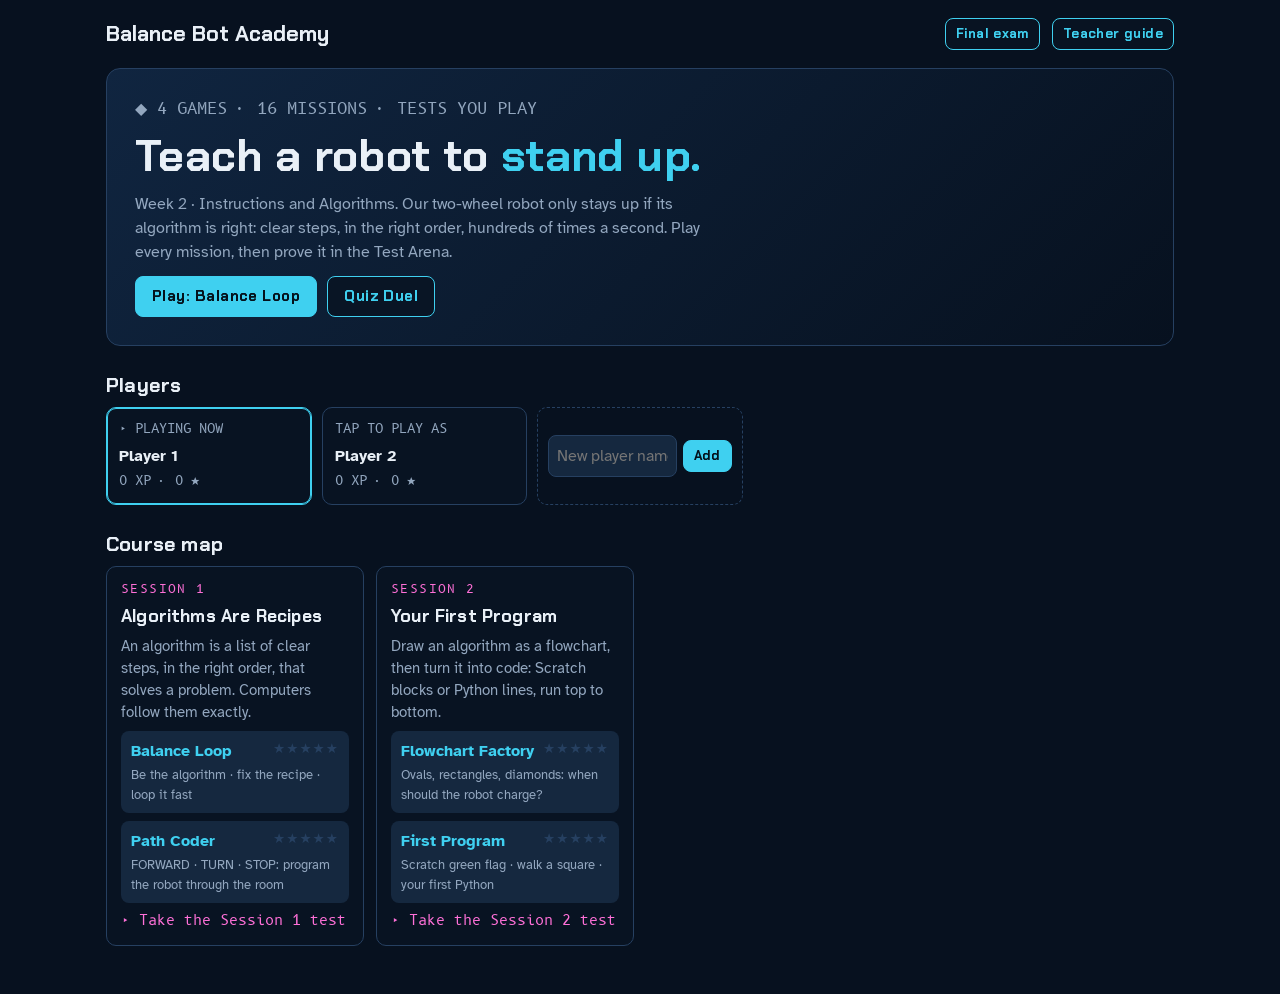
<file: index.html>
<!doctype html>
<html lang="en">
<head>
<meta charset="utf-8">
<meta name="viewport" content="width=device-width, initial-scale=1, viewport-fit=cover">
<title>Balance Bot Academy</title>
<link rel="preconnect" href="https://fonts.googleapis.com">
<link rel="preconnect" href="https://fonts.gstatic.com" crossorigin>
<link rel="stylesheet" href="https://fonts.googleapis.com/css2?family=Atkinson+Hyperlegible:wght@400;700&family=B612+Mono&family=Chakra+Petch:wght@500;700&display=swap">
<link rel="stylesheet" href="css/academy.css">
<style>
  body { overflow-y: auto; background: var(--bg); }
  .wrap { max-width: 1100px; margin: 0 auto; padding: 0 16px 48px; }
  .brand { display: flex; align-items: center; gap: 12px; padding-block: 18px; flex-wrap: wrap; }
  .brand .word { font-family: var(--f-display); font-weight: 700; font-size: 1.35rem; }
  .brand .grow { flex: 1; }
  .hero { border: 1px solid var(--line); border-radius: 14px; padding: 28px; background: linear-gradient(135deg, #102540, var(--bg)); display: grid; gap: 12px; }
  .hero h1 { font-family: var(--f-display); font-size: clamp(1.8rem, 5vw, 2.8rem); line-height: 1.05; }
  .hero h1 em { color: var(--cyan); font-style: normal; }
  .hero p { color: var(--dim); max-width: 60ch; }
  .hero .ac-actions { justify-content: flex-start; }
  h2.sec { font-family: var(--f-display); margin: 28px 0 10px; font-size: 1.25rem; }
  .players { display: grid; grid-template-columns: repeat(auto-fill, minmax(200px, 1fr)); gap: 10px; }
  .player { text-align: left; border: 1px solid var(--line); border-radius: var(--r); padding: 12px; background: var(--panel); color: var(--fg); font: inherit; cursor: pointer; display: grid; gap: 4px; }
  .player.cur { border-color: var(--cyan); box-shadow: 0 0 0 1px var(--cyan) inset; }
  .player small { font-family: var(--f-hud); color: var(--dim); }
  .addp { display: flex; gap: 6px; align-items: center; border: 1px dashed var(--line); border-radius: var(--r); padding: 10px; }
  .addp input { flex: 1; min-width: 0; background: var(--raised); border: 1px solid var(--line); border-radius: 8px; color: var(--fg); padding: 8px; font: inherit; }
  .map { display: grid; grid-template-columns: repeat(auto-fill, minmax(250px, 1fr)); gap: 12px; }
  .lesson { border: 1px solid var(--line); border-radius: var(--r); padding: 14px; background: var(--panel); display: grid; gap: 8px; align-content: start; }
  .lesson .n { font-family: var(--f-hud); font-size: 0.72rem; color: var(--magenta); letter-spacing: 0.12em; text-transform: uppercase; }
  .lesson h3 { font-family: var(--f-display); font-size: 1.1rem; }
  .lesson p { color: var(--dim); font-size: 0.92rem; }
  .lesson a.g { display: grid; grid-template-columns: 1fr auto; gap: 2px 8px; padding: 8px 10px; border-radius: 8px; background: var(--raised); color: var(--fg); text-decoration: none; }
  .lesson a.g:hover { outline: 1px solid var(--cyan); }
  .lesson a.g b { color: var(--cyan); }
  .lesson a.g small { grid-column: 1 / -1; color: var(--dim); }
  .lesson a.test { color: var(--magenta); font-family: var(--f-hud); font-size: 0.85rem; text-decoration: none; }
  .stars { color: var(--amber); letter-spacing: 1px; font-size: 0.85rem; }
  .stars .off { color: var(--line); }
</style>
</head>
<body>
<div class="wrap">
  <header class="brand">
    <span class="word" id="title">Balance Bot Academy</span>
    <span class="grow"></span>
    <a class="ac-btn ghost small" href="arena.html#all">Final exam</a>
    <a class="ac-btn ghost small" href="teacher.html">Teacher guide</a>
  </header>
  <section class="hero">
    <span class="mono dim" id="chip"></span>
    <h1>Teach a robot to <em>stand up.</em></h1>
    <p id="tagline">Week 2 · Instructions and Algorithms. Our two-wheel robot only stays up if its algorithm is right: clear steps, in the right order, hundreds of times a second. Play every mission, then prove it in the Test Arena.</p>
    <div class="ac-actions"><a class="ac-btn" id="go" href="#">Play</a><a class="ac-btn ghost" href="arena.html#all">Quiz Duel</a></div>
  </section>
  <h2 class="sec">Players</h2>
  <div class="players" id="players"></div>
  <h2 class="sec">Course map</h2>
  <div class="map" id="map"></div>
</div>
<script>window.AC_UNIT = 'Session'</script>
<script src="js/core.js"></script>
<script>
/* Course config: one entry per lesson in the notes. `game` + `missions` must match the ids used in each game's AC.missions(). */
const COURSE = {
  title: 'Balance Bot Academy',
  lessons: [
    { n: 1, title: 'Algorithms Are Recipes', summary: 'An algorithm is a list of clear steps, in the right order, that solves a problem. Computers follow them exactly.',
      games: [
        { url: 'balance.html', name: 'Balance Loop', game: 'balance', missions: ['human', 'order', 'missing', 'speed'], sub: 'Be the algorithm · fix the recipe · loop it fast' },
        { url: 'path.html', name: 'Path Coder', game: 'path', missions: ['remote', 'plan', 'bugs', 'battery', 'boss'], sub: 'FORWARD · TURN · STOP: program the robot through the room' },
      ] },
    { n: 2, title: 'Your First Program', summary: 'Draw an algorithm as a flowchart, then turn it into code: Scratch blocks or Python lines, run top to bottom.',
      games: [
        { url: 'flow.html', name: 'Flowchart Factory', game: 'flow', missions: ['shapes', 'arrows', 'loop'], sub: 'Ovals, rectangles, diamonds: when should the robot charge?' },
        { url: 'code.html', name: 'First Program', game: 'code', missions: ['flag', 'square', 'python', 'balance'], sub: 'Scratch green flag · walk a square · your first Python' },
      ] },
  ],
};
(function () {
  const { h } = AC;
  document.getElementById('title').textContent = COURSE.title;
  document.title = COURSE.title;
  const all = COURSE.lessons.flatMap((l) => l.games);
  document.getElementById('chip').textContent = (() => { const n = all.length, m = all.reduce((s, g) => s + g.missions.length, 0); return '◆ ' + n + (n === 1 ? ' GAME · ' : ' GAMES · ') + m + (m === 1 ? ' MISSION' : ' MISSIONS') + ' · TESTS YOU PLAY'; })();
  const starStr = (got, max) => h('span', { class: 'stars', html: '★'.repeat(Math.round((got / max) * 5)) + '<span class="off">' + '★'.repeat(5 - Math.round((got / max) * 5)) + '</span>', title: got + ' of ' + max + ' stars' });
  const starsOf = (g) => g.missions.reduce((s, id) => s + AC.starsFor(g.game, id), 0);

  function players() {
    const el = document.getElementById('players');
    el.innerHTML = '';
    AC.data.pilots.forEach((p, i) => {
      const got = all.reduce((s, g) => s + Object.keys(p.stars).filter((k) => k.startsWith(g.game + ':')).reduce((t, k) => t + p.stars[k], 0), 0);
      el.appendChild(h('button', { type: 'button', class: 'player' + (i === (AC.data.cur | 0) ? ' cur' : ''), onclick: () => { AC.data.cur = i; AC.save(); render(); } },
        h('small', {}, i === (AC.data.cur | 0) ? '▸ PLAYING NOW' : 'TAP TO PLAY AS'), h('b', {}, p.name), h('small', {}, p.xp + ' XP · ' + got + ' ★')));
    });
    const input = h('input', { type: 'text', placeholder: 'New player name', maxlength: '20', 'aria-label': 'New player name' });
    const add = () => { const n = input.value.trim(); if (!n) return; AC.data.pilots.push(AC.blankPilot(n)); AC.data.cur = AC.data.pilots.length - 1; AC.save(); render(); };
    input.addEventListener('keydown', (e) => { if (e.key === 'Enter') add(); });
    el.appendChild(h('div', { class: 'addp' }, input, h('button', { class: 'ac-btn small', type: 'button', onclick: add }, 'Add')));
  }
  function map() {
    const el = document.getElementById('map');
    el.innerHTML = '';
    let next = null;
    for (const l of COURSE.lessons) {
      const card = h('div', { class: 'lesson' }, h('span', { class: 'n' }, AC.UNIT + ' ' + l.n), h('h3', {}, l.title), h('p', {}, l.summary));
      for (const g of l.games) {
        const got = starsOf(g), max = g.missions.length * 3;
        if (!next && got < max) next = g;
        card.appendChild(h('a', { class: 'g', href: g.url }, h('b', {}, g.name), starStr(got, max), g.sub ? h('small', {}, g.sub) : null));
      }
      card.appendChild(h('a', { class: 'test', href: 'arena.html#w' + l.n }, '▸ Take the ' + AC.UNIT + ' ' + l.n + ' test'));
      el.appendChild(card);
    }
    const go = document.getElementById('go');
    const g = next || all[0];
    go.href = g.url;
    go.textContent = 'Play: ' + g.name;
  }
  function render() { players(); map(); }
  render();
})();
</script>
</body>
</html>
</file>
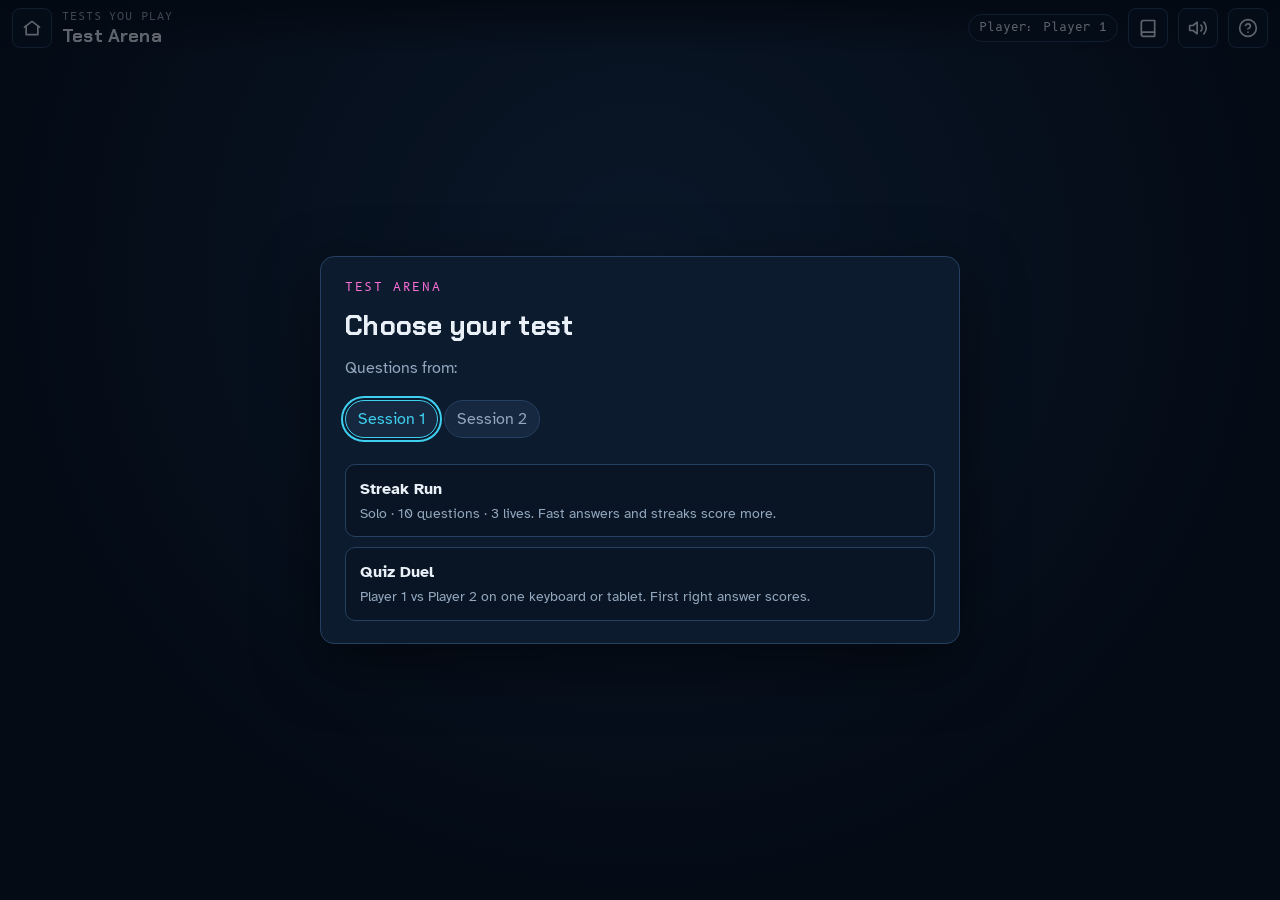
<file: arena.html>
<!doctype html>
<html lang="en">
<head>
<meta charset="utf-8">
<meta name="viewport" content="width=device-width, initial-scale=1, viewport-fit=cover">
<title>Test Arena</title>
<link rel="preconnect" href="https://fonts.googleapis.com">
<link rel="preconnect" href="https://fonts.gstatic.com" crossorigin>
<link rel="stylesheet" href="https://fonts.googleapis.com/css2?family=Atkinson+Hyperlegible:wght@400;700&family=B612+Mono&family=Chakra+Petch:wght@500;700&display=swap">
<link rel="stylesheet" href="css/academy.css">
<link rel="stylesheet" href="css/bot.css">
<style>
  .game.arena { background: radial-gradient(ellipse at 50% 30%, #17304f, var(--bg) 70%); overflow-y: auto; }
  .board { position: relative; z-index: 5; max-width: 900px; margin: 0 auto; padding: 96px 16px 32px; display: grid; gap: 14px; }
  .status { display: flex; gap: 10px; flex-wrap: wrap; align-items: center; font-family: var(--f-hud); font-size: 0.85rem; }
  .status .grow { flex: 1; }
  .status b { color: var(--cyan); font-size: 1.1rem; }
  .timer { height: 8px; border-radius: 4px; background: var(--raised); overflow: hidden; }
  .timer i { display: block; height: 100%; width: 100%; background: var(--cyan); }
  .qtext { font-size: clamp(1.15rem, 3.2vw, 1.6rem); font-weight: 700; min-height: 3em; }
  .opts { display: grid; grid-template-columns: 1fr 1fr; gap: 10px; }
  .opts button { display: flex; gap: 10px; align-items: center; text-align: left; min-height: 64px; padding: 10px 14px; border-radius: var(--r); border: 1px solid var(--line); background: var(--panel); color: var(--fg); font: inherit; cursor: pointer; }
  .opts button:hover { border-color: var(--cyan); }
  .opts button .L { font-family: var(--f-hud); color: var(--cyan); flex: none; }
  .opts button.right { border-color: var(--green); background: rgba(75, 227, 138, 0.16); }
  .opts button.wrong { border-color: var(--red); background: rgba(255, 90, 79, 0.16); }
  .why { color: var(--dim); min-height: 1.5em; }
  .pads { display: grid; grid-template-columns: 1fr 1fr; gap: 14px; }
  .pad { border: 1px solid var(--line); border-radius: var(--r); padding: 10px; background: var(--panel); }
  .pad h3 { font-size: 0.95rem; display: flex; justify-content: space-between; }
  .pad .keys { display: grid; grid-template-columns: repeat(4, 1fr); gap: 6px; margin-top: 8px; }
  .pad .keys button { min-height: 52px; border-radius: 8px; border: 1px solid var(--line); background: var(--raised); color: var(--fg); font: 700 1rem var(--f-hud); cursor: pointer; }
  .pad.locked { opacity: 0.4; }
  .pad.scored { border-color: var(--green); }
  .chips { display: flex; flex-wrap: wrap; gap: 6px; margin: 6px 0 12px; }
  .chips button { border: 1px solid var(--line); background: var(--raised); color: var(--dim); border-radius: 999px; padding: 6px 12px; font: inherit; cursor: pointer; }
  .chips button.on { border-color: var(--cyan); color: var(--cyan); }
  .modes { display: grid; gap: 10px; }
  .modes button { text-align: left; padding: 12px 14px; border-radius: var(--r); border: 1px solid var(--line); background: var(--panel); color: var(--fg); font: inherit; cursor: pointer; display: grid; gap: 2px; }
  .modes button:hover { border-color: var(--cyan); }
  .modes button span { color: var(--dim); font-size: 0.9rem; }
  .missed { display: grid; gap: 8px; max-height: 40vh; overflow-y: auto; }
  .missed div { border-left: 3px solid var(--amber); padding-left: 10px; }
  .missed p { color: var(--dim); font-size: 0.9rem; }
  @media (max-width: 640px) { .opts { grid-template-columns: 1fr; } .board { padding-top: 84px; } }
</style>
</head>
<body>
<main class="game arena"><div class="board" id="board"></div></main>
<script>window.AC_UNIT = 'Session'</script>
<script src="js/core.js"></script>
<script src="js/questions.js"></script>
<script src="js/arena.js"></script>
</body>
</html>
</file>
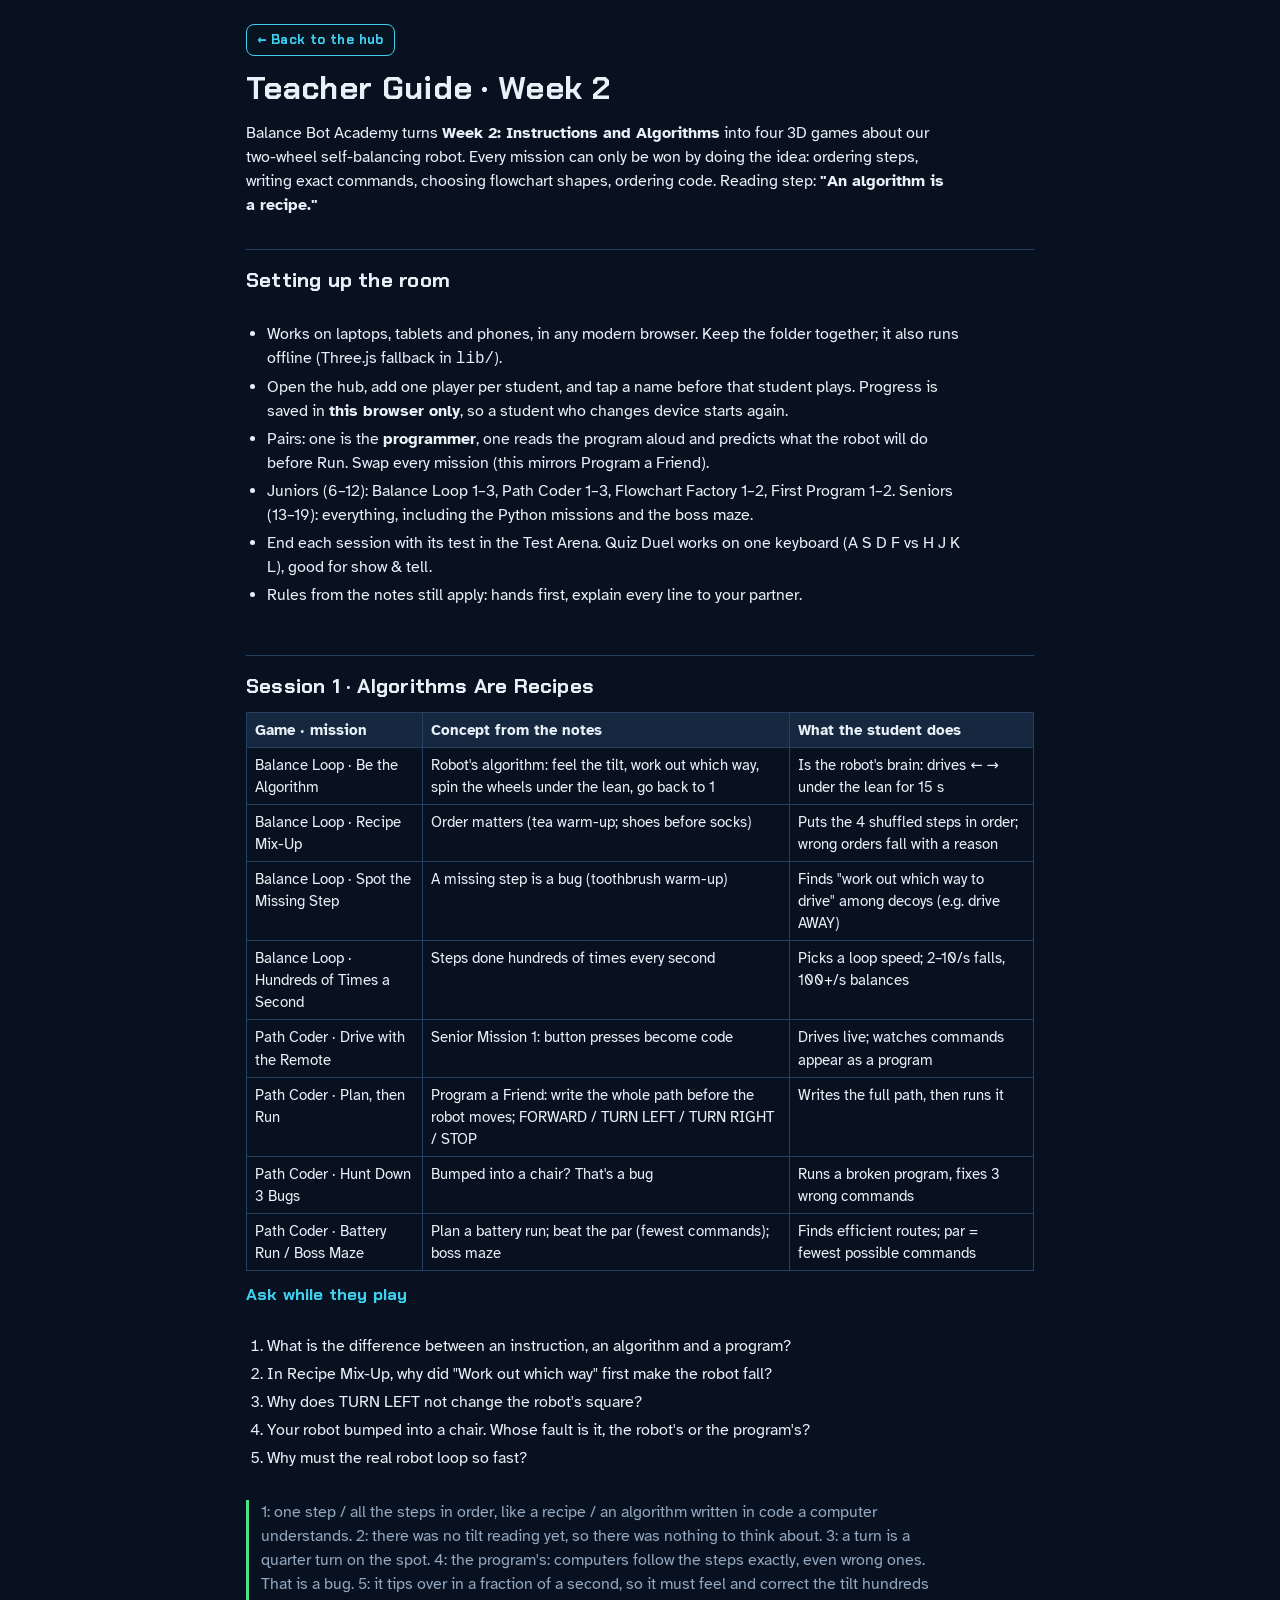
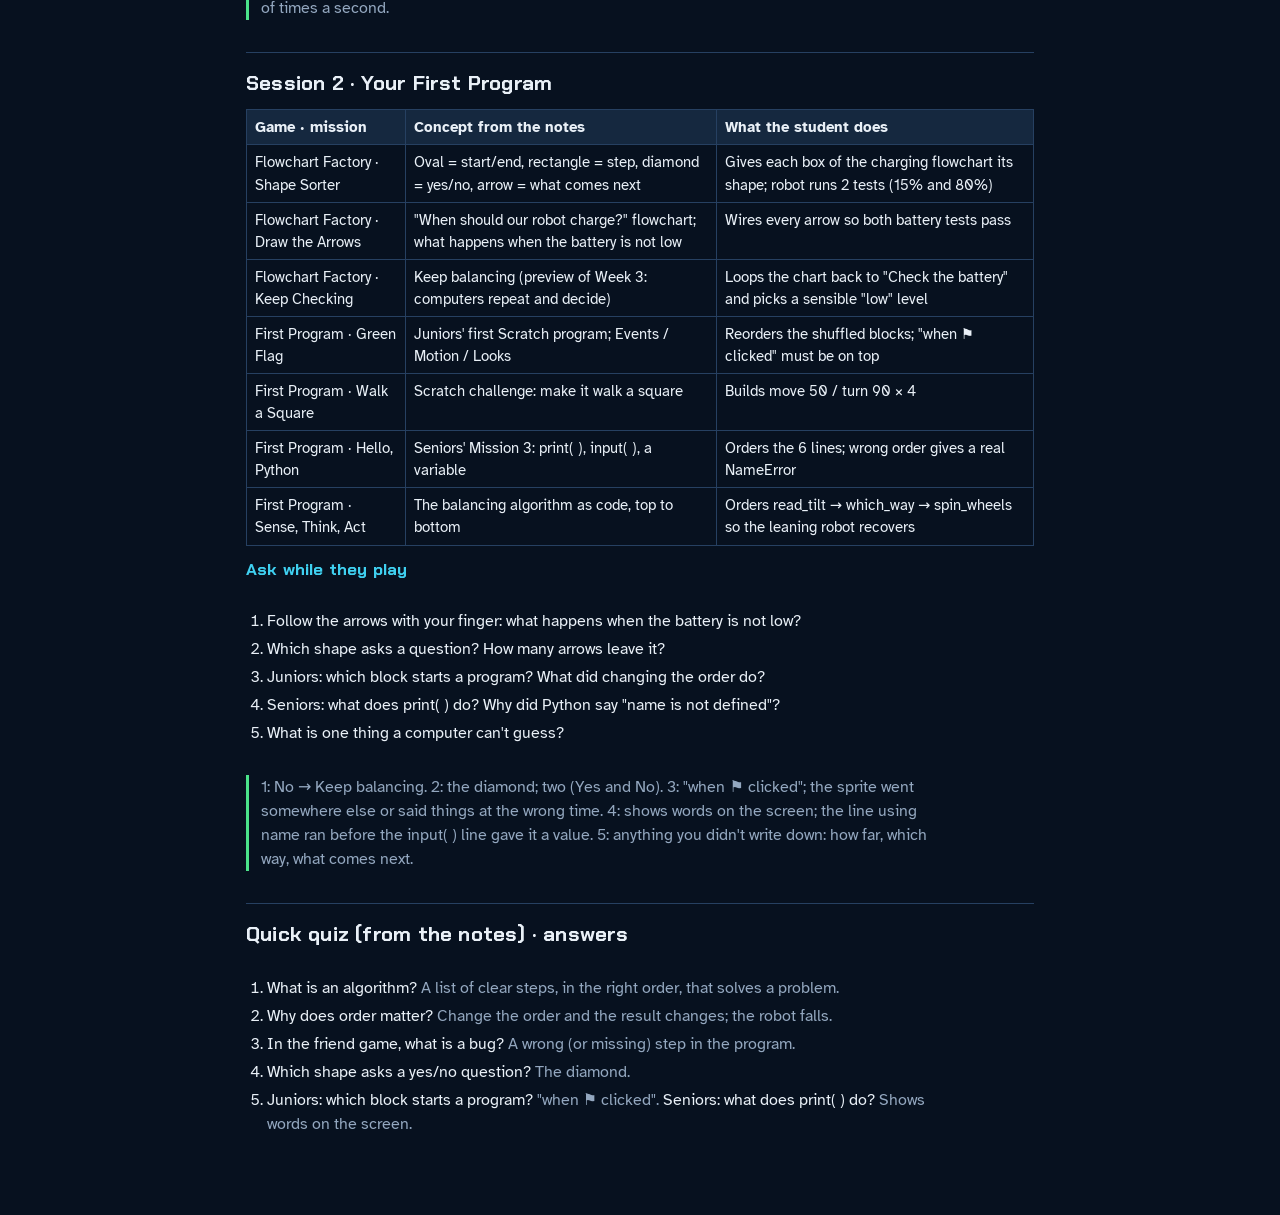
<file: teacher.html>
<!doctype html>
<html lang="en">
<head>
<meta charset="utf-8">
<meta name="viewport" content="width=device-width, initial-scale=1">
<title>Teacher Guide · Balance Bot Academy</title>
<link rel="stylesheet" href="https://fonts.googleapis.com/css2?family=Atkinson+Hyperlegible:wght@400;700&family=B612+Mono&family=Chakra+Petch:wght@500;700&display=swap">
<link rel="stylesheet" href="css/academy.css">
<link rel="stylesheet" href="css/bot.css">
<style>
  body { overflow-y: auto; background: var(--bg); }
  article { max-width: 820px; margin: 0 auto; padding: 24px 16px 64px; display: grid; gap: 14px; }
  h1 { font-family: var(--f-display); font-size: 2rem; }
  h2 { font-family: var(--f-display); font-size: 1.3rem; margin-top: 18px; border-top: 1px solid var(--line); padding-top: 18px; }
  h3 { font-size: 1.05rem; color: var(--cyan); }
  p, li { color: var(--fg); max-width: 70ch; }
  ul, ol { padding-left: 1.3em; display: grid; gap: 4px; }
  .ans { border-left: 3px solid var(--green); padding-left: 12px; color: var(--dim); }
  table { border-collapse: collapse; width: 100%; font-size: 0.92rem; }
  th, td { border: 1px solid var(--line); padding: 6px 8px; text-align: left; vertical-align: top; }
  th { background: var(--raised); }
  @media print { body { background: #fff; } * { color: #000 !important; } }
</style>
</head>
<body>
<article>
  <a class="ac-btn ghost small" href="index.html" style="justify-self: start">← Back to the hub</a>
  <h1>Teacher Guide · Week 2</h1>
  <p>Balance Bot Academy turns <b>Week 2: Instructions and Algorithms</b> into four 3D games about our two-wheel self-balancing robot. Every mission can only be won by doing the idea: ordering steps, writing exact commands, choosing flowchart shapes, ordering code. Reading step: <b>"An algorithm is a recipe."</b></p>

  <h2>Setting up the room</h2>
  <ul>
    <li>Works on laptops, tablets and phones, in any modern browser. Keep the folder together; it also runs offline (Three.js fallback in <code>lib/</code>).</li>
    <li>Open the hub, add one player per student, and tap a name before that student plays. Progress is saved in <b>this browser only</b>, so a student who changes device starts again.</li>
    <li>Pairs: one is the <b>programmer</b>, one reads the program aloud and predicts what the robot will do before Run. Swap every mission (this mirrors Program a Friend).</li>
    <li>Juniors (6–12): Balance Loop 1–3, Path Coder 1–3, Flowchart Factory 1–2, First Program 1–2. Seniors (13–19): everything, including the Python missions and the boss maze.</li>
    <li>End each session with its test in the Test Arena. Quiz Duel works on one keyboard (A S D F vs H J K L), good for show &amp; tell.</li>
    <li>Rules from the notes still apply: hands first, explain every line to your partner.</li>
  </ul>

  <h2>Session 1 · Algorithms Are Recipes</h2>
  <table>
    <tr><th>Game · mission</th><th>Concept from the notes</th><th>What the student does</th></tr>
    <tr><td>Balance Loop · Be the Algorithm</td><td>Robot's algorithm: feel the tilt, work out which way, spin the wheels under the lean, go back to 1</td><td>Is the robot's brain: drives ← → under the lean for 15 s</td></tr>
    <tr><td>Balance Loop · Recipe Mix-Up</td><td>Order matters (tea warm-up; shoes before socks)</td><td>Puts the 4 shuffled steps in order; wrong orders fall with a reason</td></tr>
    <tr><td>Balance Loop · Spot the Missing Step</td><td>A missing step is a bug (toothbrush warm-up)</td><td>Finds "work out which way to drive" among decoys (e.g. drive AWAY)</td></tr>
    <tr><td>Balance Loop · Hundreds of Times a Second</td><td>Steps done hundreds of times every second</td><td>Picks a loop speed; 2–10/s falls, 100+/s balances</td></tr>
    <tr><td>Path Coder · Drive with the Remote</td><td>Senior Mission 1: button presses become code</td><td>Drives live; watches commands appear as a program</td></tr>
    <tr><td>Path Coder · Plan, then Run</td><td>Program a Friend: write the whole path before the robot moves; FORWARD / TURN LEFT / TURN RIGHT / STOP</td><td>Writes the full path, then runs it</td></tr>
    <tr><td>Path Coder · Hunt Down 3 Bugs</td><td>Bumped into a chair? That's a bug</td><td>Runs a broken program, fixes 3 wrong commands</td></tr>
    <tr><td>Path Coder · Battery Run / Boss Maze</td><td>Plan a battery run; beat the par (fewest commands); boss maze</td><td>Finds efficient routes; par = fewest possible commands</td></tr>
  </table>
  <h3>Ask while they play</h3>
  <ol>
    <li>What is the difference between an instruction, an algorithm and a program?</li>
    <li>In Recipe Mix-Up, why did "Work out which way" first make the robot fall?</li>
    <li>Why does TURN LEFT not change the robot's square?</li>
    <li>Your robot bumped into a chair. Whose fault is it, the robot's or the program's?</li>
    <li>Why must the real robot loop so fast?</li>
  </ol>
  <p class="ans">1: one step / all the steps in order, like a recipe / an algorithm written in code a computer understands. 2: there was no tilt reading yet, so there was nothing to think about. 3: a turn is a quarter turn on the spot. 4: the program's: computers follow the steps exactly, even wrong ones. That is a bug. 5: it tips over in a fraction of a second, so it must feel and correct the tilt hundreds of times a second.</p>

  <h2>Session 2 · Your First Program</h2>
  <table>
    <tr><th>Game · mission</th><th>Concept from the notes</th><th>What the student does</th></tr>
    <tr><td>Flowchart Factory · Shape Sorter</td><td>Oval = start/end, rectangle = step, diamond = yes/no, arrow = what comes next</td><td>Gives each box of the charging flowchart its shape; robot runs 2 tests (15% and 80%)</td></tr>
    <tr><td>Flowchart Factory · Draw the Arrows</td><td>"When should our robot charge?" flowchart; what happens when the battery is not low</td><td>Wires every arrow so both battery tests pass</td></tr>
    <tr><td>Flowchart Factory · Keep Checking</td><td>Keep balancing (preview of Week 3: computers repeat and decide)</td><td>Loops the chart back to "Check the battery" and picks a sensible "low" level</td></tr>
    <tr><td>First Program · Green Flag</td><td>Juniors' first Scratch program; Events / Motion / Looks</td><td>Reorders the shuffled blocks; "when ⚑ clicked" must be on top</td></tr>
    <tr><td>First Program · Walk a Square</td><td>Scratch challenge: make it walk a square</td><td>Builds move 50 / turn 90 × 4</td></tr>
    <tr><td>First Program · Hello, Python</td><td>Seniors' Mission 3: print( ), input( ), a variable</td><td>Orders the 6 lines; wrong order gives a real NameError</td></tr>
    <tr><td>First Program · Sense, Think, Act</td><td>The balancing algorithm as code, top to bottom</td><td>Orders read_tilt → which_way → spin_wheels so the leaning robot recovers</td></tr>
  </table>
  <h3>Ask while they play</h3>
  <ol>
    <li>Follow the arrows with your finger: what happens when the battery is not low?</li>
    <li>Which shape asks a question? How many arrows leave it?</li>
    <li>Juniors: which block starts a program? What did changing the order do?</li>
    <li>Seniors: what does print( ) do? Why did Python say "name is not defined"?</li>
    <li>What is one thing a computer can't guess?</li>
  </ol>
  <p class="ans">1: No → Keep balancing. 2: the diamond; two (Yes and No). 3: "when ⚑ clicked"; the sprite went somewhere else or said things at the wrong time. 4: shows words on the screen; the line using name ran before the input( ) line gave it a value. 5: anything you didn't write down: how far, which way, what comes next.</p>

  <h2>Quick quiz (from the notes) · answers</h2>
  <ol>
    <li>What is an algorithm? <span class="dim">A list of clear steps, in the right order, that solves a problem.</span></li>
    <li>Why does order matter? <span class="dim">Change the order and the result changes; the robot falls.</span></li>
    <li>In the friend game, what is a bug? <span class="dim">A wrong (or missing) step in the program.</span></li>
    <li>Which shape asks a yes/no question? <span class="dim">The diamond.</span></li>
    <li>Juniors: which block starts a program? <span class="dim">"when ⚑ clicked".</span> Seniors: what does print( ) do? <span class="dim">Shows words on the screen.</span></li>
  </ol>
</article>
</body>
</html>
</file>
<file: css/academy.css>
/* Learning Academy — shared styles (template from the turning-notes-into-learning-games skill).
   Layout: full-bleed canvas with glass panels floating over it. Re-theme per subject by editing the :root tokens.
   Colour logic: cyan = things you can press, green = OK / done, amber = caution,
   red = warning, magenta = targets & objectives. */
:root {
  --bg: #07111f;
  --panel: rgba(9, 20, 36, 0.86);
  --panel-solid: #0d1b2e;
  --raised: #15283f;
  --line: #264061;
  --fg: #e9f0f7;
  --dim: #93a7bf;
  --cyan: #3fd0f0;
  --green: #4be38a;
  --amber: #ffb547;
  --red: #ff5a4f;
  --magenta: #ff70d8;
  --brand: #e8302a;        /* brand mark only */
  --ink-on-cyan: #04121c;
  --f-display: "Chakra Petch", "Segoe UI", system-ui, sans-serif;
  --f-body: "Atkinson Hyperlegible", "Segoe UI", system-ui, sans-serif;
  --f-hud: "B612 Mono", ui-monospace, Consolas, monospace;
  --r: 10px;
  color-scheme: dark;
}

* { box-sizing: border-box; }
html, body { height: 100%; }
body {
  margin: 0;
  background: var(--bg);
  color: var(--fg);
  font: 16px/1.5 var(--f-body);
  -webkit-font-smoothing: antialiased;
}
h1, h2, h3, h4 { font-family: var(--f-display); font-weight: 700; line-height: 1.15; margin: 0; text-wrap: balance; letter-spacing: 0.01em; }
p { margin: 0; }
a { color: var(--cyan); }
button { font: inherit; color: inherit; }
:focus-visible { outline: 2px solid var(--cyan); outline-offset: 2px; }
kbd {
  font-family: var(--f-hud); font-size: 0.78em; padding: 1px 6px; border-radius: 4px;
  border: 1px solid var(--line); background: var(--raised); color: var(--fg); white-space: nowrap;
}
.mono { font-family: var(--f-hud); font-variant-numeric: tabular-nums; }
.dim { color: var(--dim); }
.c-cyan { color: var(--cyan); } .c-green { color: var(--green); } .c-amber { color: var(--amber); }
.c-red { color: var(--red); } .c-magenta { color: var(--magenta); }

/* ---------- game page frame ---------- */
.game { position: fixed; inset: 0; overflow: hidden; }
#stage { position: absolute; inset: 0; }
#stage canvas { display: block; width: 100%; height: 100%; touch-action: none; }

.ac-top {
  position: absolute; top: 0; left: 0; right: 0; z-index: 20;
  display: flex; align-items: center; gap: 10px;
  padding: calc(8px + env(safe-area-inset-top, 0px)) max(12px, env(safe-area-inset-right, 0px)) 8px max(12px, env(safe-area-inset-left, 0px));
  background: linear-gradient(to bottom, rgba(5, 12, 22, 0.85), rgba(5, 12, 22, 0));
  pointer-events: none;
}
.ac-top > * { pointer-events: auto; }
.ac-top .title { display: flex; flex-direction: column; min-width: 0; }
.ac-top .title h1 { font-size: 1.15rem; white-space: nowrap; overflow: hidden; text-overflow: ellipsis; }
.ac-top .title span { font-family: var(--f-hud); font-size: 0.7rem; color: var(--dim); letter-spacing: 0.08em; text-transform: uppercase; }
.ac-top .spacer { flex: 1; }
.ac-pilot {
  font-family: var(--f-hud); font-size: 0.75rem; padding: 4px 10px; border-radius: 999px;
  border: 1px solid var(--line); background: var(--panel); color: var(--fg); white-space: nowrap;
}

.ac-btn {
  display: inline-flex; align-items: center; justify-content: center; gap: 8px;
  min-height: 40px; padding: 8px 16px; border-radius: 8px; cursor: pointer;
  border: 1px solid var(--cyan); background: var(--cyan); color: var(--ink-on-cyan);
  font-family: var(--f-display); font-weight: 700; font-size: 0.95rem; letter-spacing: 0.03em;
  text-decoration: none; transition: transform 0.08s, filter 0.15s;
}
.ac-btn:hover { filter: brightness(1.1); }
.ac-btn:active { transform: translateY(1px); }
.ac-btn.ghost { background: var(--panel); color: var(--cyan); }
.ac-btn.small { min-height: 32px; padding: 4px 10px; font-size: 0.82rem; }
.ac-btn.green { background: var(--green); border-color: var(--green); color: #04160b; }
.ac-btn.amber { background: var(--amber); border-color: var(--amber); color: #1f1300; }
.ac-btn[disabled] { opacity: 0.4; cursor: not-allowed; }
.ac-icon {
  width: 40px; height: 40px; border-radius: 8px; border: 1px solid var(--line); background: var(--panel);
  display: inline-grid; place-items: center; cursor: pointer; color: var(--fg); text-decoration: none; flex: none;
}
.ac-icon svg { width: 20px; height: 20px; }
.ac-icon:hover { border-color: var(--cyan); color: var(--cyan); }

.ac-panel {
  background: var(--panel); border: 1px solid var(--line); border-radius: var(--r);
  backdrop-filter: blur(6px); -webkit-backdrop-filter: blur(6px);
}

/* mission list (left) */
.ac-missions {
  position: absolute; z-index: 15; left: max(12px, env(safe-area-inset-left, 0px)); top: calc(64px + env(safe-area-inset-top, 0px));
  width: 240px; max-height: calc(100% - 150px); overflow: auto; padding: 10px;
  display: flex; flex-direction: column; gap: 6px;
}
.ac-missions h2 { font-size: 0.72rem; font-family: var(--f-hud); color: var(--dim); letter-spacing: 0.12em; text-transform: uppercase; padding: 2px 4px 4px; }
.ac-mbtn {
  display: grid; grid-template-columns: 26px 1fr auto; align-items: center; gap: 8px; text-align: left;
  padding: 8px; border-radius: 8px; border: 1px solid transparent; background: transparent; cursor: pointer; color: var(--fg);
}
.ac-mbtn:hover { background: var(--raised); }
.ac-mbtn.active { border-color: var(--magenta); background: rgba(255, 112, 216, 0.08); }
.ac-mbtn .n { font-family: var(--f-hud); font-size: 0.75rem; color: var(--dim); text-align: center; }
.ac-mbtn .t { font-size: 0.9rem; line-height: 1.25; }
.ac-mbtn .s { font-size: 0.8rem; color: var(--amber); letter-spacing: -1px; }
.ac-mbtn .s .off { color: var(--line); }
.ac-mtoggle { display: none; }

/* objective strip (top centre) */
.ac-objective {
  position: absolute; z-index: 14; left: 50%; transform: translateX(-50%);
  top: calc(62px + env(safe-area-inset-top, 0px)); width: min(520px, calc(100% - 540px));
  padding: 8px 14px; text-align: center;
}
.ac-objective .lbl { font-family: var(--f-hud); font-size: 0.68rem; color: var(--magenta); letter-spacing: 0.14em; text-transform: uppercase; }
.ac-objective .txt { font-size: 0.95rem; font-weight: 700; }
.ac-objective .bar { height: 5px; border-radius: 3px; background: var(--raised); margin-top: 6px; overflow: hidden; }
.ac-objective .bar i { display: block; height: 100%; width: 0; background: var(--magenta); transition: width 0.2s; }

/* HUD (right) */
.ac-hud {
  position: absolute; z-index: 15; right: max(12px, env(safe-area-inset-right, 0px)); top: calc(64px + env(safe-area-inset-top, 0px));
  width: 250px; padding: 10px 12px; display: flex; flex-direction: column; gap: 2px;
  max-height: calc(100% - 150px); overflow: auto;
}
.ac-hud h3 { font-family: var(--f-hud); font-size: 0.68rem; color: var(--dim); letter-spacing: 0.12em; text-transform: uppercase; font-weight: 400; margin: 6px 0 2px; }
.ac-hud h3:first-child { margin-top: 0; }
.ac-row { display: flex; justify-content: space-between; align-items: baseline; gap: 10px; font-family: var(--f-hud); font-size: 0.82rem; font-variant-numeric: tabular-nums; }
.ac-row .k { color: var(--dim); }
.ac-row .v { color: var(--green); text-align: right; }
.ac-row .v.warn { color: var(--amber); }
.ac-row .v.bad { color: var(--red); }
.ac-row .v.cyan { color: var(--cyan); }
.ac-row .v.mag { color: var(--magenta); }
.ac-meter { height: 8px; background: var(--raised); border-radius: 4px; overflow: hidden; margin: 2px 0 4px; }
.ac-meter i { display: block; height: 100%; background: var(--green); width: 0; }
.ac-formula { font-family: var(--f-hud); font-size: 0.78rem; color: var(--cyan); background: var(--raised); border-radius: 6px; padding: 6px 8px; margin: 4px 0; line-height: 1.45; white-space: pre-line; }
.ac-hud canvas { width: 100%; height: 120px; display: block; border-radius: 6px; background: var(--raised); margin: 4px 0; }

/* bottom hint bar */
.ac-hint {
  position: absolute; z-index: 14; left: 50%; transform: translateX(-50%);
  bottom: calc(12px + env(safe-area-inset-bottom, 0px)); padding: 6px 12px; font-size: 0.82rem; color: var(--dim);
  max-width: calc(100% - 24px); text-align: center;
}
.ac-hint kbd { margin: 0 1px; }

/* camera / tool buttons (bottom right) */
.ac-tools {
  position: absolute; z-index: 15; right: max(12px, env(safe-area-inset-right, 0px)); bottom: calc(12px + env(safe-area-inset-bottom, 0px));
  display: flex; gap: 6px; flex-wrap: wrap; justify-content: flex-end; max-width: 60%;
}

/* fact card (bottom left) */
.ac-facts { position: absolute; z-index: 16; left: max(12px, env(safe-area-inset-left, 0px)); bottom: calc(12px + env(safe-area-inset-bottom, 0px)); width: 300px; display: flex; flex-direction: column; gap: 8px; pointer-events: none; }
.ac-fact {
  pointer-events: auto; padding: 10px 12px; border-left: 3px solid var(--cyan);
  animation: ac-in 0.35s ease-out;
}
.ac-fact .ft { font-family: var(--f-hud); font-size: 0.68rem; letter-spacing: 0.12em; text-transform: uppercase; color: var(--cyan); }
.ac-fact h4 { font-size: 1rem; margin: 2px 0 4px; }
.ac-fact p { font-size: 0.88rem; color: var(--fg); }
.ac-fact.out { opacity: 0; transform: translateY(8px); transition: 0.4s; }
@keyframes ac-in { from { opacity: 0; transform: translateY(10px); } to { opacity: 1; transform: none; } }

/* toast */
.ac-toast {
  position: absolute; z-index: 40; left: 50%; top: 36%; transform: translate(-50%, -50%);
  font-family: var(--f-display); font-weight: 700; font-size: clamp(1.4rem, 4vw, 2.4rem); letter-spacing: 0.04em;
  text-shadow: 0 2px 16px rgba(0, 0, 0, 0.7); pointer-events: none; text-align: center; white-space: nowrap;
  animation: ac-pop 1.6s ease-out forwards;
}
@keyframes ac-pop { 0% { opacity: 0; transform: translate(-50%, -30%) scale(0.8); } 15% { opacity: 1; transform: translate(-50%, -50%) scale(1); } 75% { opacity: 1; } 100% { opacity: 0; transform: translate(-50%, -70%); } }

/* modal */
.ac-modal {
  position: absolute; inset: 0; z-index: 50; display: grid; place-items: center;
  padding: max(16px, env(safe-area-inset-top, 0px)) max(16px, env(safe-area-inset-right, 0px)) max(16px, env(safe-area-inset-bottom, 0px)) max(16px, env(safe-area-inset-left, 0px));
  background: rgba(3, 8, 16, 0.6);
}
.ac-card {
  width: min(640px, 100%); max-height: 100%; overflow: auto; padding: 22px 24px;
  background: var(--panel-solid); border: 1px solid var(--line); border-radius: 14px;
  box-shadow: 0 20px 60px rgba(0, 0, 0, 0.5); display: flex; flex-direction: column; gap: 14px;
  animation: ac-in 0.25s ease-out;
}
.ac-card .eyebrow { font-family: var(--f-hud); font-size: 0.72rem; letter-spacing: 0.14em; text-transform: uppercase; color: var(--magenta); }
.ac-card h2 { font-size: 1.7rem; }
.ac-card .story { font-size: 1.02rem; color: var(--fg); max-width: 60ch; }
.ac-learn { display: grid; grid-template-columns: repeat(auto-fit, minmax(170px, 1fr)); gap: 10px; }
.ac-learn > div { background: var(--raised); border-radius: 10px; padding: 10px 12px; min-width: 0; }
.ac-learn b { display: block; font-family: var(--f-display); font-size: 0.98rem; color: var(--cyan); margin-bottom: 2px; }
.ac-learn p { font-size: 0.88rem; }
.ac-learn .f { font-family: var(--f-hud); font-size: 0.8rem; color: var(--amber); margin-top: 4px; }
.ac-controls { display: flex; flex-wrap: wrap; gap: 6px 14px; font-size: 0.85rem; color: var(--dim); }
.ac-actions { display: flex; gap: 10px; flex-wrap: wrap; justify-content: flex-end; }
.ac-stars { font-size: 2.6rem; letter-spacing: 6px; color: var(--amber); text-align: center; line-height: 1; }
.ac-stars .off { color: var(--line); }
.ac-proved { background: var(--raised); border-radius: 10px; padding: 12px 14px; border-left: 3px solid var(--green); }
.ac-proved b { font-family: var(--f-hud); font-size: 0.7rem; letter-spacing: 0.12em; text-transform: uppercase; color: var(--green); display: block; margin-bottom: 4px; }

/* quiz */
.ac-q { font-size: 1.15rem; font-weight: 700; }
.ac-answers { display: grid; grid-template-columns: 1fr 1fr; gap: 8px; }
.ac-answers button {
  text-align: left; padding: 12px 14px; border-radius: 10px; border: 1px solid var(--line); background: var(--raised);
  cursor: pointer; font-size: 0.95rem; display: flex; gap: 10px; align-items: flex-start; min-width: 0;
}
.ac-answers button:hover { border-color: var(--cyan); }
.ac-answers button .L { font-family: var(--f-hud); color: var(--cyan); flex: none; }
.ac-answers button.right { border-color: var(--green); background: rgba(75, 227, 138, 0.14); }
.ac-answers button.wrong { border-color: var(--red); background: rgba(255, 90, 79, 0.14); }
.ac-explain { font-size: 0.92rem; color: var(--dim); }

/* sliders & form bits used in labs */
.ac-field { display: flex; flex-direction: column; gap: 2px; margin: 4px 0; }
.ac-field label { display: flex; justify-content: space-between; font-family: var(--f-hud); font-size: 0.76rem; color: var(--dim); }
.ac-field label output { color: var(--cyan); }
input[type="range"] { width: 100%; accent-color: var(--cyan); }
.ac-seg { display: flex; gap: 4px; flex-wrap: wrap; }
.ac-seg button { flex: 1; min-height: 32px; border-radius: 6px; border: 1px solid var(--line); background: var(--raised); cursor: pointer; font-size: 0.8rem; padding: 4px 6px; }
.ac-seg button.on { border-color: var(--cyan); color: var(--cyan); background: rgba(63, 208, 240, 0.1); }

/* floating 3D labels drawn in DOM */
.ac-tag {
  position: absolute; z-index: 12; transform: translate(-50%, -50%); pointer-events: none;
  font-family: var(--f-hud); font-size: 0.72rem; padding: 2px 6px; border-radius: 4px; white-space: nowrap;
  background: rgba(5, 12, 22, 0.75); border: 1px solid currentColor;
}

/* touch controls */
.ac-touch { position: absolute; inset: auto 0 0 0; z-index: 18; pointer-events: none; height: 0; }
.ac-stick {
  position: absolute; bottom: calc(24px + env(safe-area-inset-bottom, 0px)); width: 132px; height: 132px; border-radius: 50%;
  border: 2px solid rgba(63, 208, 240, 0.5); background: rgba(9, 20, 36, 0.45); pointer-events: auto; touch-action: none;
}
.ac-stick.l { left: max(20px, env(safe-area-inset-left, 0px)); }
.ac-stick.r { right: max(20px, env(safe-area-inset-right, 0px)); }
.ac-stick i { position: absolute; left: 50%; top: 50%; width: 54px; height: 54px; margin: -27px 0 0 -27px; border-radius: 50%; background: rgba(63, 208, 240, 0.55); }
.ac-stick span { position: absolute; top: -20px; left: 0; right: 0; text-align: center; font-family: var(--f-hud); font-size: 0.65rem; color: var(--dim); }
.ac-tbtns { position: absolute; bottom: calc(170px + env(safe-area-inset-bottom, 0px)); right: max(20px, env(safe-area-inset-right, 0px)); display: flex; flex-direction: column; gap: 8px; pointer-events: auto; }
.ac-tbtns button { min-width: 64px; min-height: 44px; border-radius: 10px; border: 1px solid var(--cyan); background: rgba(9, 20, 36, 0.7); color: var(--cyan); font-family: var(--f-hud); font-size: 0.75rem; touch-action: none; }
body.touch .ac-facts { bottom: calc(176px + env(safe-area-inset-bottom, 0px)); }
body.touch .ac-hint { display: none; }
body.touch .ac-tools { bottom: calc(176px + env(safe-area-inset-bottom, 0px)); }

/* logbook drawer */
.ac-log { position: absolute; z-index: 45; top: 0; right: 0; bottom: 0; width: min(380px, 100%); padding: calc(16px + env(safe-area-inset-top, 0px)) max(16px, env(safe-area-inset-right, 0px)) 16px 16px; overflow: auto; display: flex; flex-direction: column; gap: 10px; border-radius: 0; }
.ac-log .entry { background: var(--raised); border-radius: 8px; padding: 10px 12px; }
.ac-log .entry b { color: var(--cyan); font-family: var(--f-display); }
.ac-log .entry p { font-size: 0.88rem; }

/* ---------- responsive ---------- */
@media (max-width: 980px) {
  .ac-objective { width: min(520px, calc(100% - 24px)); top: calc(56px + env(safe-area-inset-top, 0px)); }
  .ac-missions { top: calc(140px + env(safe-area-inset-top, 0px)); display: none; }
  .ac-missions.open { display: flex; }
  .ac-mtoggle { display: inline-grid; }
  .ac-hud { top: calc(140px + env(safe-area-inset-top, 0px)); width: 200px; font-size: 0.9em; }
  .ac-hud.collapsed > :not(h3:first-child) { display: none; }
  .ac-hud > h3:first-child { cursor: pointer; }
  .ac-hud > h3:first-child::after { content: ' ▾'; color: var(--cyan); }
  .ac-hud.collapsed > h3:first-child::after { content: ' ▸ tap for data'; }
  .ac-facts { width: min(300px, calc(100% - 24px)); }
}
@media (max-width: 560px) {
  .ac-top .title span { display: none; }
  .ac-top .title h1 { font-size: 0.98rem; }
  .ac-objective { top: calc(58px + env(safe-area-inset-top, 0px)); padding: 6px 10px; }
  .ac-objective .txt { font-size: 0.85rem; }
  .ac-pilot { display: none; }
  .ac-hud { width: 168px; padding: 8px; }
  .ac-row { font-size: 0.72rem; }
  .ac-answers { grid-template-columns: 1fr; }
  .ac-card { padding: 18px 16px; }
  .ac-card h2 { font-size: 1.35rem; }
}
@media (prefers-reduced-motion: reduce) {
  *, *::before, *::after { animation-duration: 0.01ms !important; transition-duration: 0.01ms !important; }
}

/* answer / option panel used by lab games */
.opt-panel {
  position: absolute; z-index: 16; left: 50%; bottom: calc(14px + env(safe-area-inset-bottom, 0px)); transform: translateX(-50%);
  width: min(680px, calc(100% - 24px)); padding: 12px 14px; display: flex; flex-direction: column; gap: 8px;
}
.opt-panel .q { font-family: var(--f-display); font-weight: 700; font-size: 1.06rem; text-align: center; }
.opt-panel .q small { display: block; font-family: var(--f-hud); font-weight: 400; font-size: 0.68rem; letter-spacing: 0.12em; color: var(--magenta); text-transform: uppercase; }
.opt-panel .opts { display: grid; grid-template-columns: repeat(auto-fit, minmax(120px, 1fr)); gap: 6px; }
.opt-panel .opts button { min-height: 42px; border-radius: 8px; border: 1px solid var(--line); background: var(--raised); cursor: pointer; font-size: 0.85rem; padding: 6px 8px; line-height: 1.2; }
.opt-panel .opts button small { display: block; font-family: var(--f-hud); color: var(--dim); font-size: 0.66rem; }
.opt-panel .opts button:hover { border-color: var(--cyan); }
.opt-panel .opts button.on { border-color: var(--cyan); color: var(--cyan); background: rgba(63, 208, 240, 0.1); }
.opt-panel .opts button.right { border-color: var(--green); background: rgba(75, 227, 138, 0.15); }
.opt-panel .opts button.wrong { border-color: var(--red); background: rgba(255, 90, 79, 0.15); }
.opt-panel .row2 { display: grid; grid-template-columns: 90px 1fr; gap: 6px; align-items: center; }
.opt-panel .row2 > span { font-family: var(--f-hud); font-size: 0.7rem; color: var(--dim); text-transform: uppercase; letter-spacing: 0.08em; }
@media (max-width: 560px) { .opt-panel .row2 { grid-template-columns: 1fr; } }
.opt-panel .opts.five { grid-template-columns: repeat(5, 1fr); }
@media (max-width: 560px) { .opt-panel .opts.five { grid-template-columns: repeat(3, 1fr); } }
</file>
<file: css/bot.css>
/* Balance Bot Academy: program editors, blocks, console, speech bubbles */
.code-panel {
  position: absolute; z-index: 16; left: 50%; bottom: calc(12px + env(safe-area-inset-bottom, 0px)); transform: translateX(-50%);
  width: min(760px, calc(100% - 24px)); padding: 10px 12px; display: flex; flex-direction: column; gap: 8px; max-height: 46%; overflow: auto;
}
.code-panel .lbl { font-family: var(--f-hud); font-size: 0.68rem; color: var(--magenta); letter-spacing: 0.12em; text-transform: uppercase; display: flex; justify-content: space-between; gap: 8px; }
.code-panel .lbl span:last-child { color: var(--dim); }
.prog { display: flex; flex-wrap: wrap; gap: 5px; min-height: 42px; align-items: center; padding: 6px; border-radius: 8px; background: var(--raised); border: 1px dashed var(--line); }
.prog:empty::before { content: attr(data-empty); color: var(--dim); font-size: 0.85rem; padding: 0 6px; }
.chip { font-family: var(--f-hud); font-size: 0.8rem; min-width: 40px; min-height: 34px; padding: 4px 8px; border-radius: 7px; border: 1px solid var(--line); background: var(--panel-solid); color: var(--fg); cursor: pointer; display: inline-flex; align-items: center; justify-content: center; gap: 4px; }
.chip .i { font-size: 1.05rem; }
.chip.run { border-color: var(--cyan); color: var(--cyan); box-shadow: 0 0 0 2px rgba(63, 208, 240, 0.35); }
.chip.bad { border-color: var(--red); color: var(--red); background: rgba(255, 90, 79, 0.15); }
.chip.ok { border-color: var(--green); color: var(--green); }
.btnrow { display: flex; flex-wrap: wrap; gap: 6px; align-items: center; }
.btnrow .grow { flex: 1; }
.btnrow .ac-btn { min-height: 38px; }
.steps { display: grid; grid-template-columns: repeat(4, 1fr); gap: 6px; }
.steps .slot { min-height: 54px; border-radius: 8px; border: 1px dashed var(--line); background: var(--raised); padding: 6px; font: inherit; font-size: 0.82rem; display: grid; align-content: start; gap: 2px; cursor: pointer; text-align: left; color: var(--fg); }
.steps .slot b { font-family: var(--f-hud); font-size: 0.66rem; color: var(--dim); font-weight: 400; }
.steps .slot.full { border-style: solid; border-color: var(--cyan); }
.steps .slot.run { background: rgba(63, 208, 240, 0.2); }
.steps .slot.bad { border-color: var(--red); background: rgba(255, 90, 79, 0.14); }
.cards { display: grid; grid-template-columns: repeat(auto-fit, minmax(150px, 1fr)); gap: 6px; }
.cards button { min-height: 40px; border-radius: 8px; border: 1px solid var(--line); background: var(--panel-solid); color: var(--fg); cursor: pointer; font: inherit; font-size: 0.84rem; padding: 6px 8px; text-align: left; }
.cards button:hover { border-color: var(--cyan); }
.cards button:disabled { opacity: 0.35; cursor: default; }
.blocks { display: flex; flex-direction: column; gap: 3px; }
.blk { display: grid; grid-template-columns: 1fr auto; align-items: center; gap: 6px; border-radius: 8px; padding: 5px 8px; font-weight: 700; font-size: 0.86rem; color: #fff; border: 1px solid rgba(0, 0, 0, 0.25); }
.blk.ev { background: #b07a00; border-radius: 16px 16px 8px 8px; }
.blk.mo { background: #3a6fd0; }
.blk.lo { background: #7350c8; }
.blk.py { background: var(--panel-solid); color: #d6e6ff; font-family: Consolas, "Courier New", ui-monospace, monospace; font-weight: 400; border-color: var(--line); white-space: pre; overflow-x: auto; }
.blk.run { outline: 2px solid var(--green); }
.blk.bad { outline: 2px solid var(--red); }
.blk .ctl { display: flex; gap: 3px; }
.blk .ctl button { width: 30px; height: 28px; border-radius: 6px; border: 0; background: rgba(0, 0, 0, 0.32); color: #fff; cursor: pointer; font-size: 0.85rem; }
.palette { display: flex; flex-wrap: wrap; gap: 5px; }
.palette button { border: 0; border-radius: 8px; padding: 6px 10px; color: #fff; font: inherit; font-weight: 700; font-size: 0.8rem; cursor: pointer; }
.console { font-family: Consolas, "Courier New", ui-monospace, monospace; font-size: 0.8rem; background: #02070e; border: 1px solid var(--line); border-radius: 8px; padding: 8px; min-height: 60px; max-height: 130px; overflow: auto; white-space: pre-wrap; color: #cfe3ff; }
.console .err { color: var(--red); }
.console .ok { color: var(--green); }
.console input { background: transparent; border: 0; border-bottom: 1px solid var(--cyan); color: var(--cyan); font: inherit; outline: none; width: 14ch; }
.flowrows { display: grid; gap: 5px; }
.flowrow { display: grid; grid-template-columns: minmax(130px, 1fr) 2fr; gap: 6px; align-items: center; font-size: 0.84rem; }
.flowrow > span { font-weight: 700; }
.flowrow .seg { display: flex; gap: 4px; flex-wrap: wrap; }
.flowrow .seg button { flex: 1; min-height: 32px; border-radius: 7px; border: 1px solid var(--line); background: var(--raised); color: var(--fg); cursor: pointer; font: inherit; font-size: 0.78rem; }
.flowrow .seg button.on { border-color: var(--cyan); color: var(--cyan); background: rgba(63, 208, 240, 0.12); }
.flowrow select { min-height: 32px; border-radius: 7px; border: 1px solid var(--line); background: var(--raised); color: var(--fg); font: inherit; font-size: 0.82rem; padding: 2px 6px; }
.flowrow.bad > span { color: var(--red); }
.say { position: absolute; z-index: 13; transform: translate(-30px, -100%); pointer-events: none; background: #fff; color: #111; font-weight: 700; font-size: 0.85rem; padding: 6px 10px; border-radius: 12px; white-space: nowrap; box-shadow: 0 2px 8px rgba(0, 0, 0, 0.4); }
.say::after { content: ""; position: absolute; left: 22px; bottom: -7px; border: 7px solid transparent; border-top-color: #fff; border-bottom: 0; }
body .ac-hint { bottom: auto; top: calc(124px + env(safe-area-inset-top, 0px)); }
@media (max-width: 980px) { body .ac-hint { display: none; } }
@media (max-width: 560px) {
  .steps { grid-template-columns: repeat(2, 1fr); }
  .flowrow { grid-template-columns: 1fr; }
  .code-panel { max-height: 50%; padding: 8px; }
}
@media (min-width: 981px) {
  .code-panel.side { left: max(12px, env(safe-area-inset-left, 0px)); top: 250px; bottom: 12px; transform: none; width: 420px; max-height: none; }
  .code-panel.side .seg small { display: none; }
  .code-panel.side .flowrow { grid-template-columns: 130px 1fr; }
}
</file>
